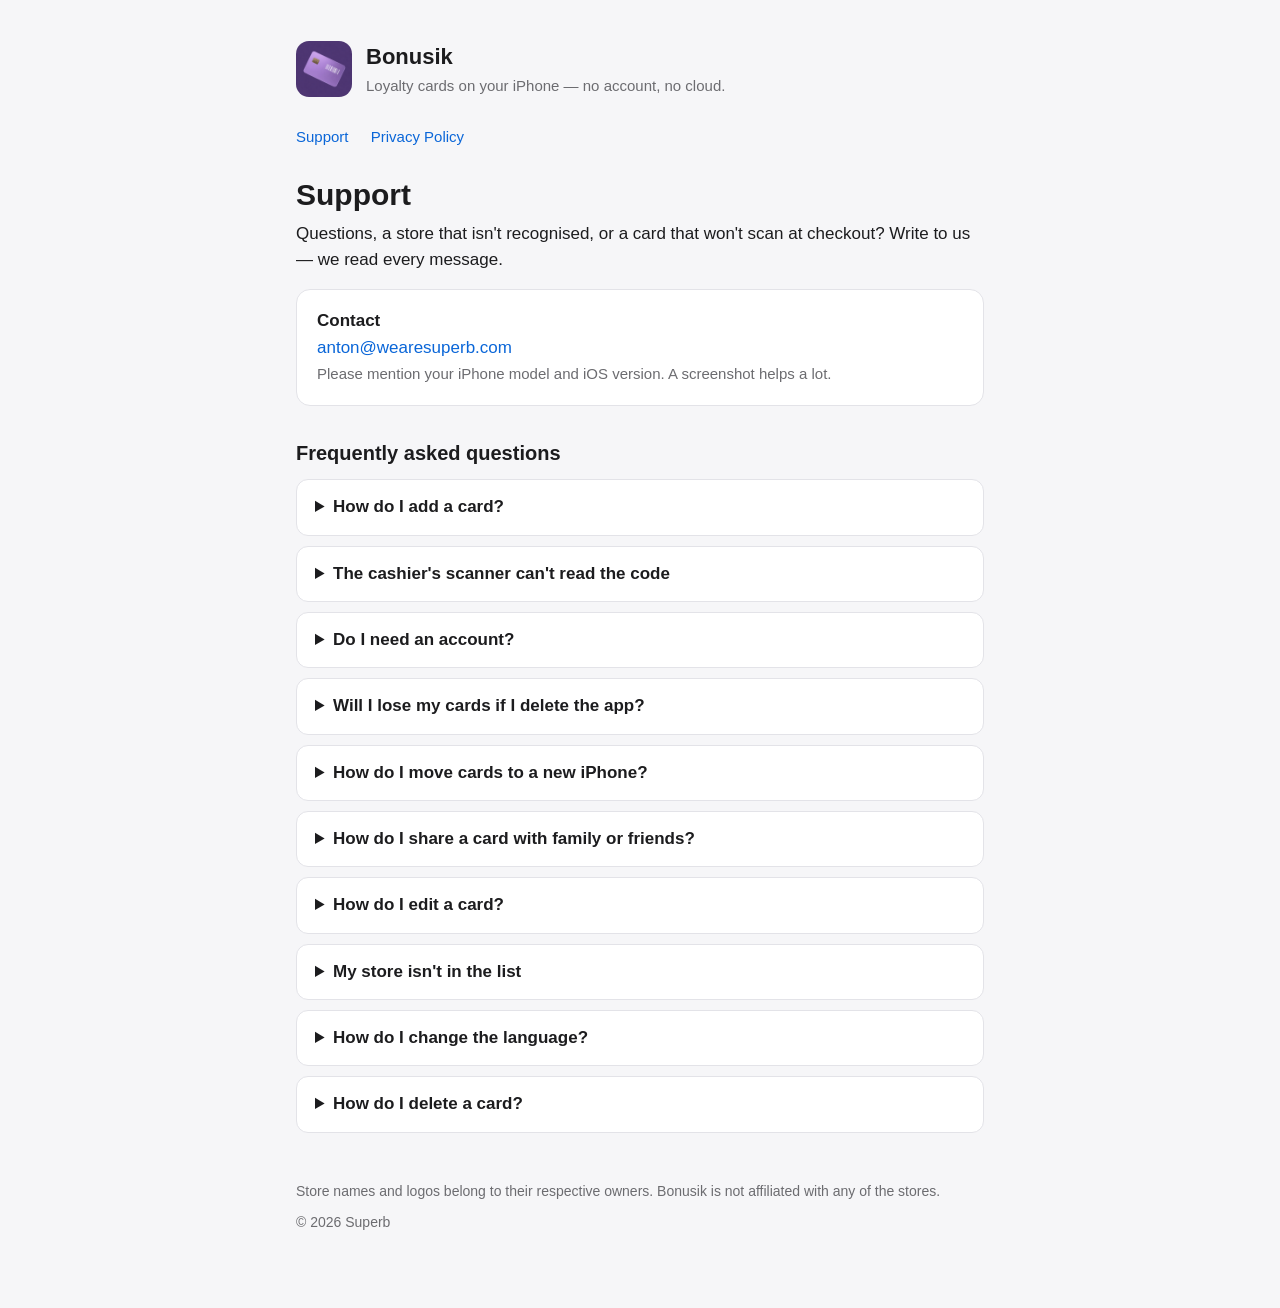
<file: index.html>
<!doctype html>
<html lang="en">
<head>
  <meta charset="utf-8">
  <meta name="viewport" content="width=device-width, initial-scale=1">
  <title>Bonusik Support</title>
  <meta name="description" content="Help and contact for Bonusik, the loyalty card wallet for iPhone.">
  <link rel="icon" href="mark.png">
  <link rel="stylesheet" href="style.css">
</head>
<body>
<main>
  <header>
    <img src="mark.png" alt="">
    <div>
      <div class="app">Bonusik</div>
      <div class="tag">Loyalty cards on your iPhone — no account, no cloud.</div>
    </div>
  </header>

  <nav>
    <a href="index.html">Support</a>
    <a href="privacy.html">Privacy Policy</a>
  </nav>

  <h1>Support</h1>
  <p>Questions, a store that isn't recognised, or a card that won't scan at checkout? Write to us — we read every message.</p>

  <div class="card">
    <strong>Contact</strong><br>
    <a href="mailto:anton@wearesuperb.com">anton@wearesuperb.com</a><br>
    <span class="muted">Please mention your iPhone model and iOS version. A screenshot helps a lot.</span>
  </div>

  <h2>Frequently asked questions</h2>

  <details>
    <summary>How do I add a card?</summary>
    <p>Open <b>Add</b> and choose one of the options:</p>
    <ul>
      <li><b>Photograph the card</b> — for a physical plastic card.</li>
      <li><b>Screenshot from gallery</b> — for a card shown in a store's own app.</li>
      <li><b>Point the camera at a code</b> — live barcode or QR scan.</li>
      <li><b>Choose a store</b> — pick it from the list and type the number by hand.</li>
    </ul>
    <p>Check the store name and code, then tap <b>Save card</b>.</p>
  </details>

  <details>
    <summary>The cashier's scanner can't read the code</summary>
    <p>Open the card — Bonusik brightens the screen automatically. Hold the phone flat, a little further from the scanner, and remove any screen protector glare. If the code still won't scan, the card number is shown under the barcode so the cashier can type it in.</p>
    <p>If the barcode type looks wrong, open the card, tap the pencil and change <b>Code type</b> — or tap <b>Scan with camera</b> to read it again from the original card.</p>
  </details>

  <details>
    <summary>Do I need an account?</summary>
    <p>No. Bonusik has no accounts and no sign-in. Your cards are stored on your iPhone.</p>
  </details>

  <details>
    <summary>Will I lose my cards if I delete the app?</summary>
    <p>No, as long as iCloud Keychain is turned on. Bonusik keeps a copy of your cards in your iCloud Keychain. When you install the app again with the same Apple ID, the cards come back automatically.</p>
    <p>To check: <b>Settings → [your name] → iCloud → Passwords and Keychain</b>.</p>
  </details>

  <details>
    <summary>How do I move cards to a new iPhone?</summary>
    <p>Sign in with the same Apple ID and make sure iCloud Keychain is on. Install Bonusik on the new iPhone and your cards will appear. You can also share individual cards (see below).</p>
  </details>

  <details>
    <summary>How do I share a card with family or friends?</summary>
    <p>Open a card and tap <b>Share</b>. Your friend opens <b>More → Receive a card from a friend</b> in Bonusik and scans the QR code. Or tap <b>Send as a file</b> and send it in any messenger — opening the file adds the card.</p>
  </details>

  <details>
    <summary>How do I edit a card?</summary>
    <p>Open the card and tap the pencil, or long-press it on the Cards screen and choose <b>Edit</b>. You can change the store and logo, the card colour, the code and its type, and add a note.</p>
  </details>

  <details>
    <summary>My store isn't in the list</summary>
    <p>Choose <b>Other</b>, enter the store name and pick a colour for the card. Let us know which store you'd like to see — we add popular ones in updates.</p>
  </details>

  <details>
    <summary>How do I change the language?</summary>
    <p>Open <b>More → Language</b>. Bonusik is available in English, Ukrainian and Slovak.</p>
  </details>

  <details>
    <summary>How do I delete a card?</summary>
    <p>On the Cards screen, long-press a card and choose <b>Delete</b> — or open the card and tap the trash icon. Deleted cards are removed permanently.</p>
  </details>

  <footer>
    <p>Store names and logos belong to their respective owners. Bonusik is not affiliated with any of the stores.</p>
    <p>© 2026 Superb</p>
  </footer>
</main>
</body>
</html>
</file>
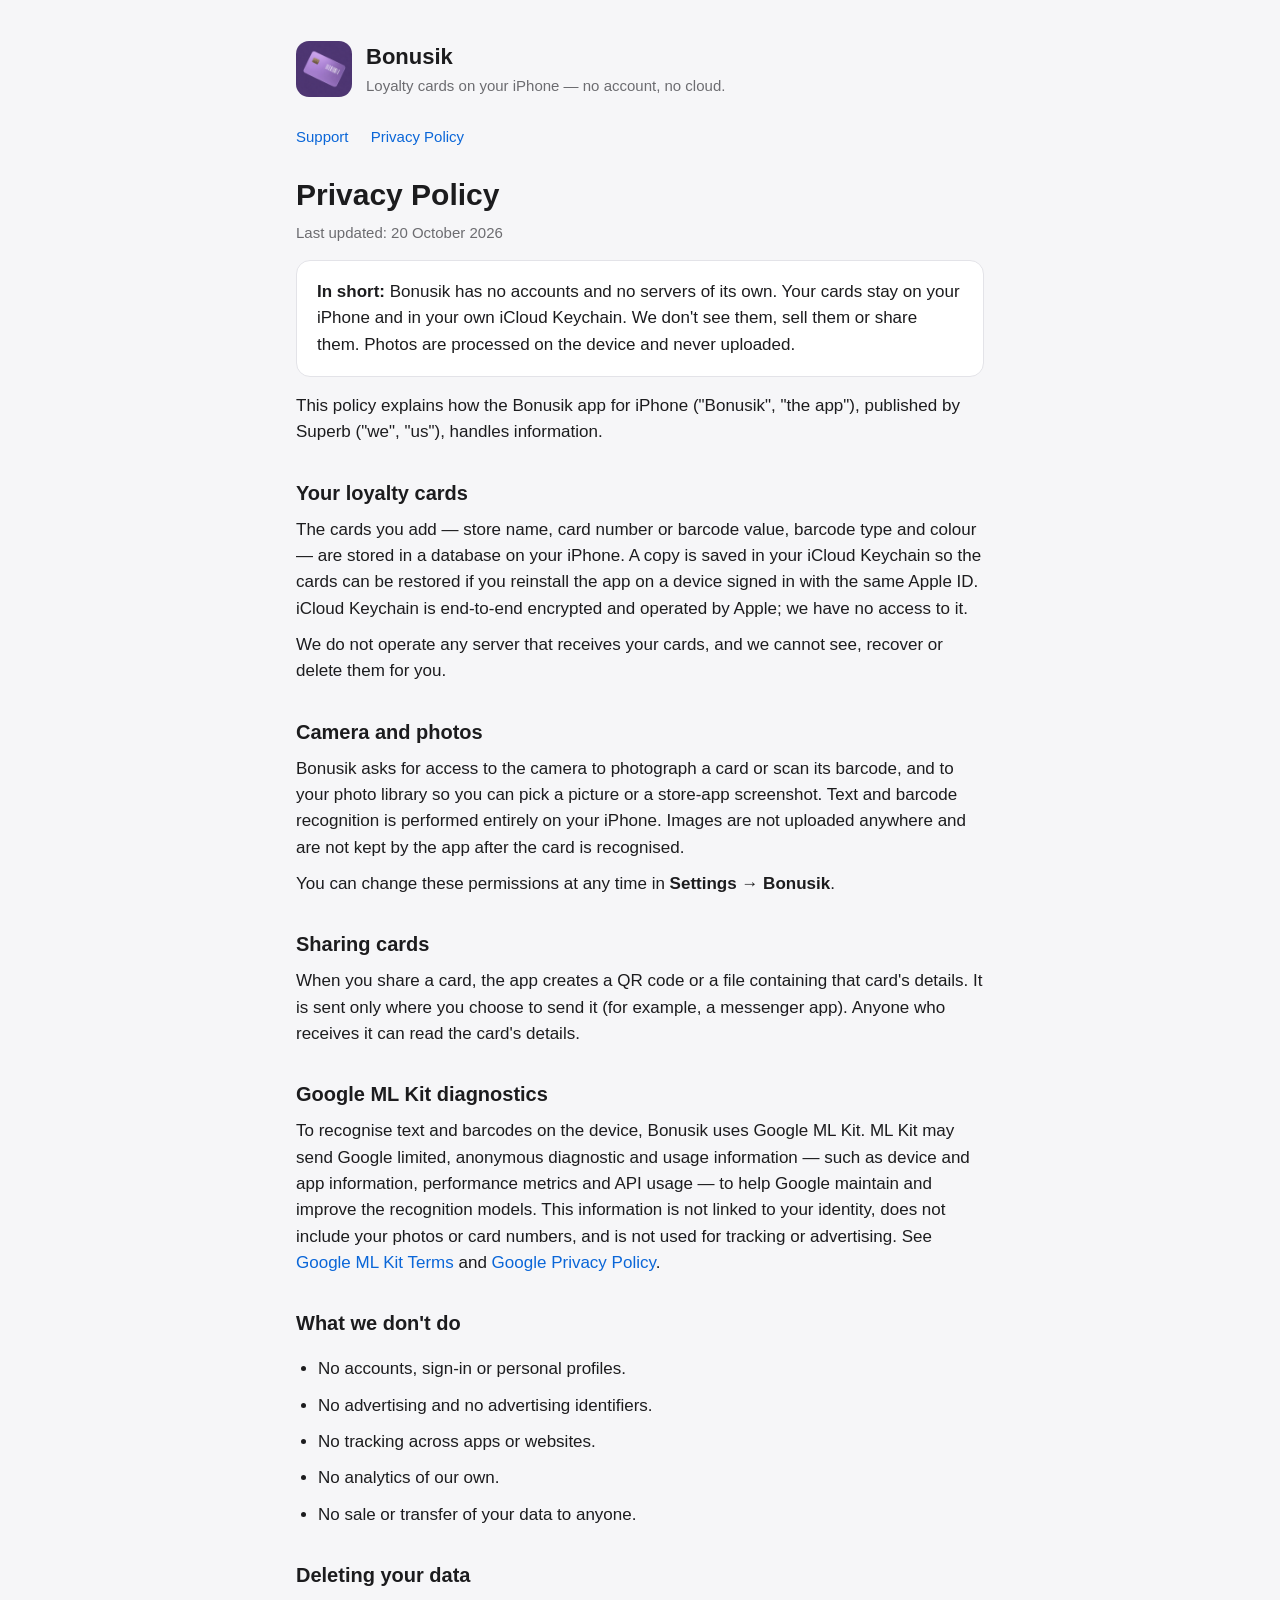
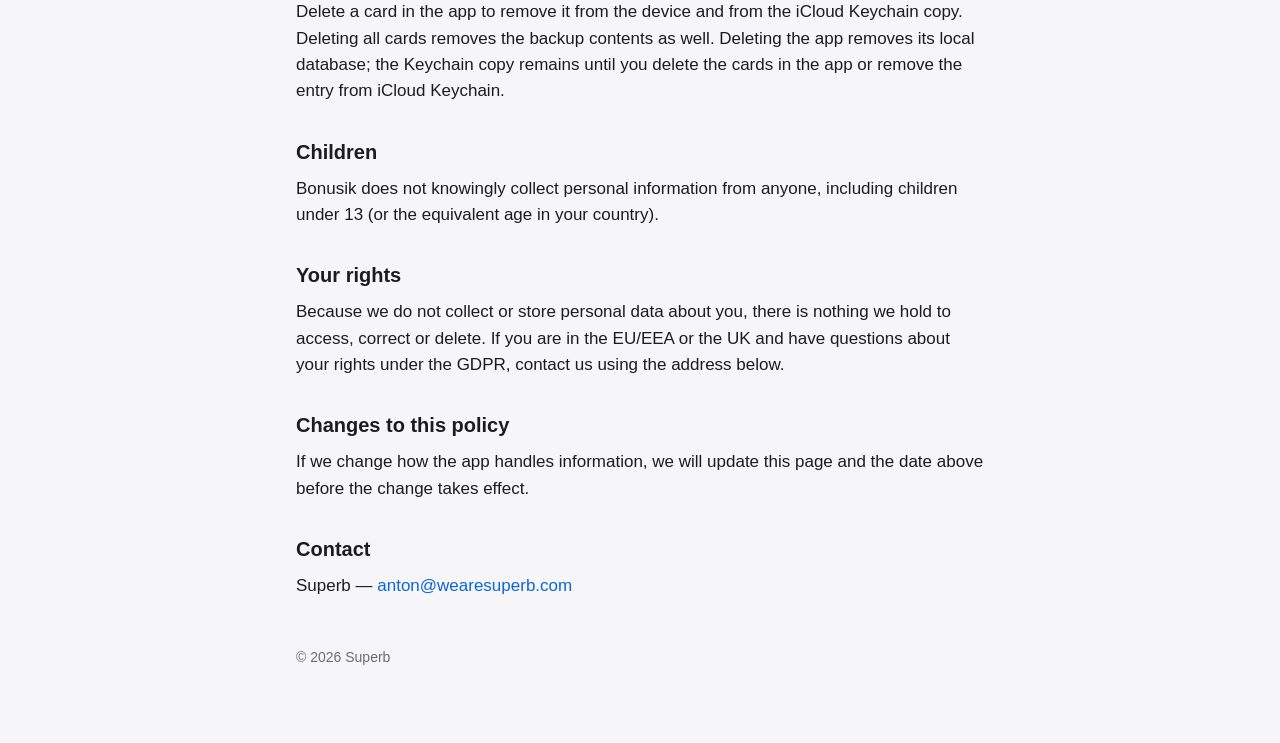
<file: privacy.html>
<!doctype html>
<html lang="en">
<head>
  <meta charset="utf-8">
  <meta name="viewport" content="width=device-width, initial-scale=1">
  <title>Bonusik Privacy Policy</title>
  <meta name="description" content="How Bonusik handles your data.">
  <link rel="icon" href="mark.png">
  <link rel="stylesheet" href="style.css">
</head>
<body>
<main>
  <header>
    <img src="mark.png" alt="">
    <div>
      <div class="app">Bonusik</div>
      <div class="tag">Loyalty cards on your iPhone — no account, no cloud.</div>
    </div>
  </header>

  <nav>
    <a href="index.html">Support</a>
    <a href="privacy.html">Privacy Policy</a>
  </nav>

  <h1>Privacy Policy</h1>
  <p class="muted">Last updated: 20 October 2026</p>

  <div class="card">
    <strong>In short:</strong> Bonusik has no accounts and no servers of its own. Your cards stay on your iPhone and in your own iCloud Keychain. We don't see them, sell them or share them. Photos are processed on the device and never uploaded.
  </div>

  <p>This policy explains how the Bonusik app for iPhone ("Bonusik", "the app"), published by Superb ("we", "us"), handles information.</p>

  <h2>Your loyalty cards</h2>
  <p>The cards you add — store name, card number or barcode value, barcode type and colour — are stored in a database on your iPhone. A copy is saved in your iCloud Keychain so the cards can be restored if you reinstall the app on a device signed in with the same Apple ID. iCloud Keychain is end-to-end encrypted and operated by Apple; we have no access to it.</p>
  <p>We do not operate any server that receives your cards, and we cannot see, recover or delete them for you.</p>

  <h2>Camera and photos</h2>
  <p>Bonusik asks for access to the camera to photograph a card or scan its barcode, and to your photo library so you can pick a picture or a store-app screenshot. Text and barcode recognition is performed entirely on your iPhone. Images are not uploaded anywhere and are not kept by the app after the card is recognised.</p>
  <p>You can change these permissions at any time in <b>Settings → Bonusik</b>.</p>

  <h2>Sharing cards</h2>
  <p>When you share a card, the app creates a QR code or a file containing that card's details. It is sent only where you choose to send it (for example, a messenger app). Anyone who receives it can read the card's details.</p>

  <h2>Google ML Kit diagnostics</h2>
  <p>To recognise text and barcodes on the device, Bonusik uses Google ML Kit. ML Kit may send Google limited, anonymous diagnostic and usage information — such as device and app information, performance metrics and API usage — to help Google maintain and improve the recognition models. This information is not linked to your identity, does not include your photos or card numbers, and is not used for tracking or advertising. See <a href="https://developers.google.com/ml-kit/terms">Google ML Kit Terms</a> and <a href="https://policies.google.com/privacy">Google Privacy Policy</a>.</p>

  <h2>What we don't do</h2>
  <ul>
    <li>No accounts, sign-in or personal profiles.</li>
    <li>No advertising and no advertising identifiers.</li>
    <li>No tracking across apps or websites.</li>
    <li>No analytics of our own.</li>
    <li>No sale or transfer of your data to anyone.</li>
  </ul>

  <h2>Deleting your data</h2>
  <p>Delete a card in the app to remove it from the device and from the iCloud Keychain copy. Deleting all cards removes the backup contents as well. Deleting the app removes its local database; the Keychain copy remains until you delete the cards in the app or remove the entry from iCloud Keychain.</p>

  <h2>Children</h2>
  <p>Bonusik does not knowingly collect personal information from anyone, including children under 13 (or the equivalent age in your country).</p>

  <h2>Your rights</h2>
  <p>Because we do not collect or store personal data about you, there is nothing we hold to access, correct or delete. If you are in the EU/EEA or the UK and have questions about your rights under the GDPR, contact us using the address below.</p>

  <h2>Changes to this policy</h2>
  <p>If we change how the app handles information, we will update this page and the date above before the change takes effect.</p>

  <h2>Contact</h2>
  <p>Superb — <a href="mailto:anton@wearesuperb.com">anton@wearesuperb.com</a></p>

  <footer>
    <p>© 2026 Superb</p>
  </footer>
</main>
</body>
</html>
</file>
<file: style.css>
:root {
  --bg: #f6f6f8;
  --surface: #ffffff;
  --text: #1c1c1e;
  --muted: #6c6c70;
  --border: #e3e3e8;
  --accent: #0a66d8;
  color-scheme: light dark;
}

@media (prefers-color-scheme: dark) {
  :root {
    --bg: #0f0f11;
    --surface: #1c1c1f;
    --text: #f2f2f5;
    --muted: #a0a0a8;
    --border: #2e2e33;
    --accent: #5ea8ff;
  }
}

* { box-sizing: border-box; }

body {
  margin: 0;
  background: var(--bg);
  color: var(--text);
  font: 17px/1.55 -apple-system, BlinkMacSystemFont, "Segoe UI", Roboto, sans-serif;
}

main {
  max-width: 720px;
  margin: 0 auto;
  padding: 40px 16px 64px;
}

header {
  display: flex;
  align-items: center;
  gap: 14px;
  margin-bottom: 28px;
}

header img {
  width: 56px;
  height: 56px;
  border-radius: 13px;
}

header .app { font-weight: 700; font-size: 22px; }
header .tag { color: var(--muted); font-size: 15px; }

nav { margin-bottom: 28px; font-size: 15px; }
nav a { margin-right: 18px; }

h1 { font-size: 30px; line-height: 1.2; margin: 0 0 8px; }
h2 { font-size: 20px; margin: 32px 0 8px; }
p, li { margin: 0 0 10px; }
ul { padding-left: 22px; }
a { color: var(--accent); text-decoration: none; }
a:hover { text-decoration: underline; }

.muted { color: var(--muted); font-size: 15px; }

.card {
  background: var(--surface);
  border: 1px solid var(--border);
  border-radius: 14px;
  padding: 18px 20px;
  margin: 16px 0;
}

details {
  background: var(--surface);
  border: 1px solid var(--border);
  border-radius: 12px;
  padding: 14px 18px;
  margin: 10px 0;
}

details summary { cursor: pointer; font-weight: 600; }
details[open] summary { margin-bottom: 8px; }

footer {
  margin-top: 48px;
  color: var(--muted);
  font-size: 14px;
}
</file>
